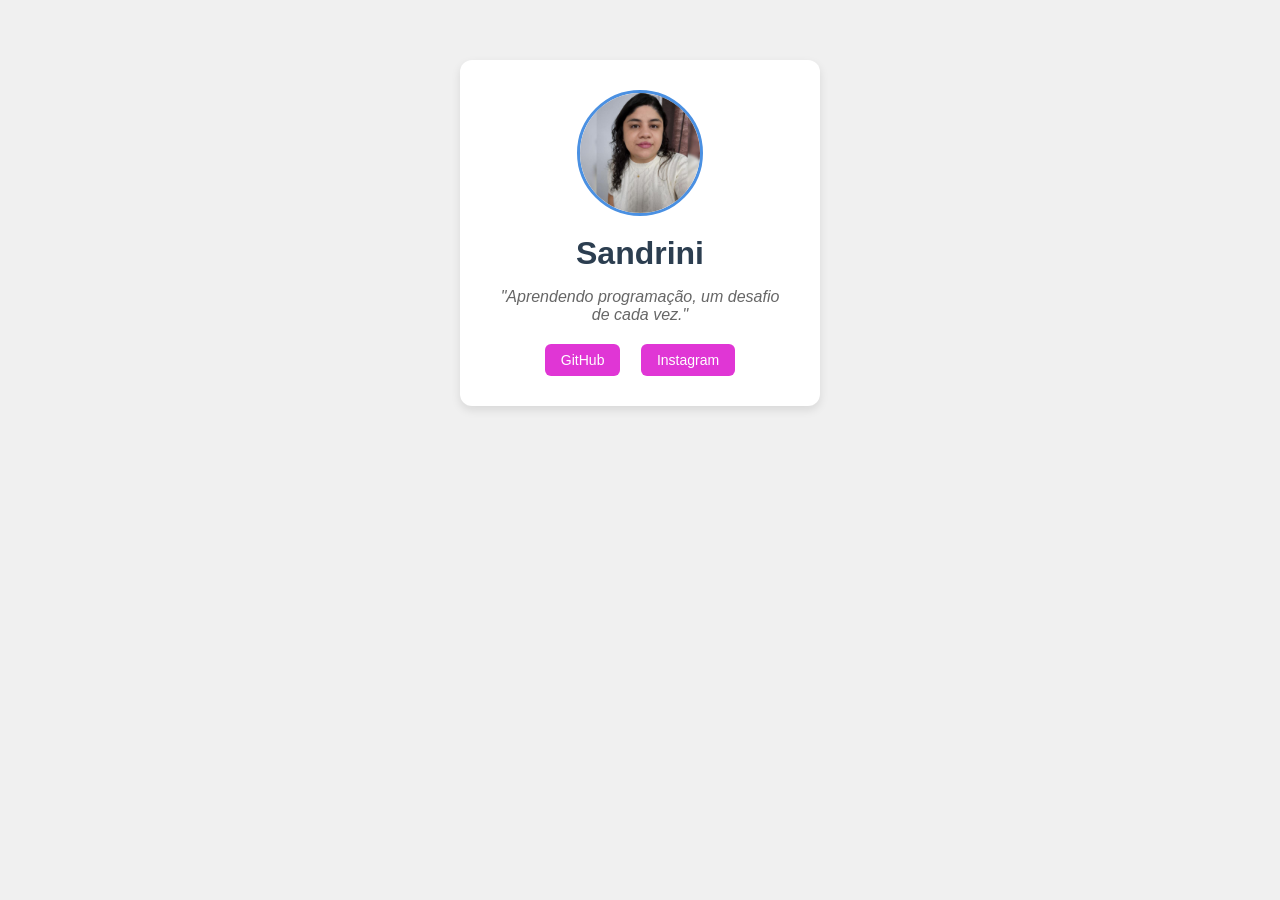
<file: Desafio1/index.html>
<!DOCTYPE html>
<html lang="pt-br">
<head>
    <meta charset="UTF-8">
    <title>Desafio 1 - Cartão de Perfil</title>
    <style>
        body {
            background-color: #f0f0f0;
            text-align: center;
            font-family: Arial, sans-serif;
            margin: 0;
            padding: 60px;
        }

        .cartao {
            background-color: #fff;
            border-radius: 12px;
            box-shadow: 0 4px 10px rgba(0, 0, 0, 0.1);
            display: inline-block;
            padding: 30px;
            width: 300px;
        }

        .cartao img {
            width: 120px;
            height: 120px;
            border-radius: 50%;
            object-fit: cover;
            border: 3px solid #4a90e2;
        }

        h1 {
            color: #2c3e50;
            margin: 15px 0 5px 0;
        }

        p.frase {
            color: #666;
            font-style: italic;
            margin-bottom: 20px;
        }

        .links a {
            display: inline-block;
            margin: 0 8px;
            text-decoration: none;
            color: #ffffff;
            background-color: #e036d5;
            padding: 8px 16px;
            border-radius: 6px;
            font-size: 14px;
        }

        .links a:hover {
            background-color: #fbaef3;
        }

    </style>
</head>
<body>
    <div class="cartao">
    <img src="image.png" alt="Foto de perfil">
    <h1>Sandrini</h1>
    <p class="frase">"Aprendendo programação, um desafio de cada vez."</p>
    <div class="links">
      <a href="https://github.com/sandrinimoraes-c" target="_blank">GitHub</a>
      <a href="https://instagram.com/sand.smc" target="_blank">Instagram</a>
    </div>
  </div>
</body>
</html>
</file>
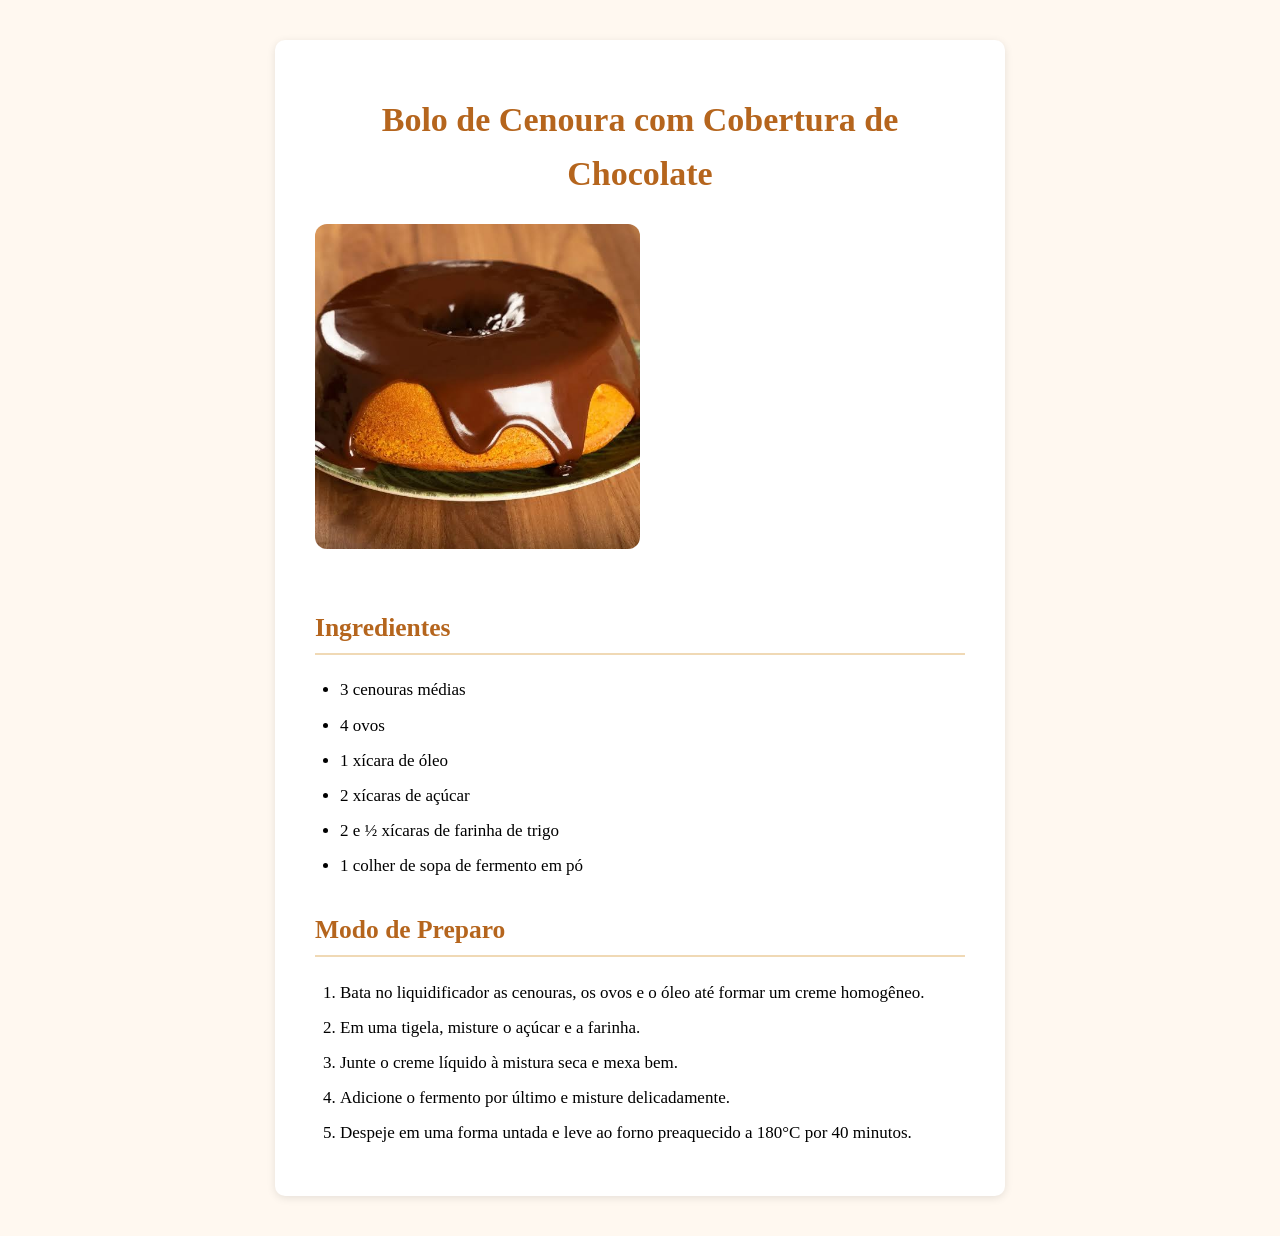
<file: Desafio2/index.html>
<!DOCTYPE html>
<html lang="pt-br">
<head>
    <meta charset="UTF-8">
    <title> Desafio 2 - Página de receita </title>
    <style>
        body {
            background-color: #fff8f0;
            font-family: 'Georgia', serif;
            font-size: 17px;
            line-height: 1.6;
            margin: 0;
            padding: 0;
            }
            
            .receita {
            max-width: 650px;
            margin: 40px auto;
            background-color: #ffffff;
            padding: 30px 40px;
            border-radius: 10px;
            box-shadow: 0 2px 8px rgba(0,0,0,0.1);
            }

    h1 {
      text-align: center;
      color: #b5651d;
    }

    .receita img {
      width: 50%;
      max-height: 500;
      object-fit: cover;
      border-radius: 12px;
      margin-bottom: 20px;
    }

    h2 {
      color: #b5651d;
      border-bottom: 2px solid #f0d9b5;
      padding-bottom: 5px;
      margin-top: 30px;
    }

    ul, ol {
      padding-left: 25px;
      margin-bottom: 20px;
    }

    ul li, ol li {
      margin-bottom: 8px;
    }

    </style>
</head>

<body>
    <div class="receita">
    <h1>Bolo de Cenoura com Cobertura de Chocolate</h1>
    <img src="image.png" alt="Foto do bolo de cenoura">

    <h2>Ingredientes</h2>
    <ul>
      <li>3 cenouras médias</li>
      <li>4 ovos</li>
      <li>1 xícara de óleo</li>
      <li>2 xícaras de açúcar</li>
      <li>2 e ½ xícaras de farinha de trigo</li>
      <li>1 colher de sopa de fermento em pó</li>
    </ul>

    <h2>Modo de Preparo</h2>
    <ol>
      <li>Bata no liquidificador as cenouras, os ovos e o óleo até formar um creme homogêneo.</li>
      <li>Em uma tigela, misture o açúcar e a farinha.</li>
      <li>Junte o creme líquido à mistura seca e mexa bem.</li>
      <li>Adicione o fermento por último e misture delicadamente.</li>
      <li>Despeje em uma forma untada e leve ao forno preaquecido a 180°C por 40 minutos.</li>
    </ol>
  </div>
</body>
</html>
</file>
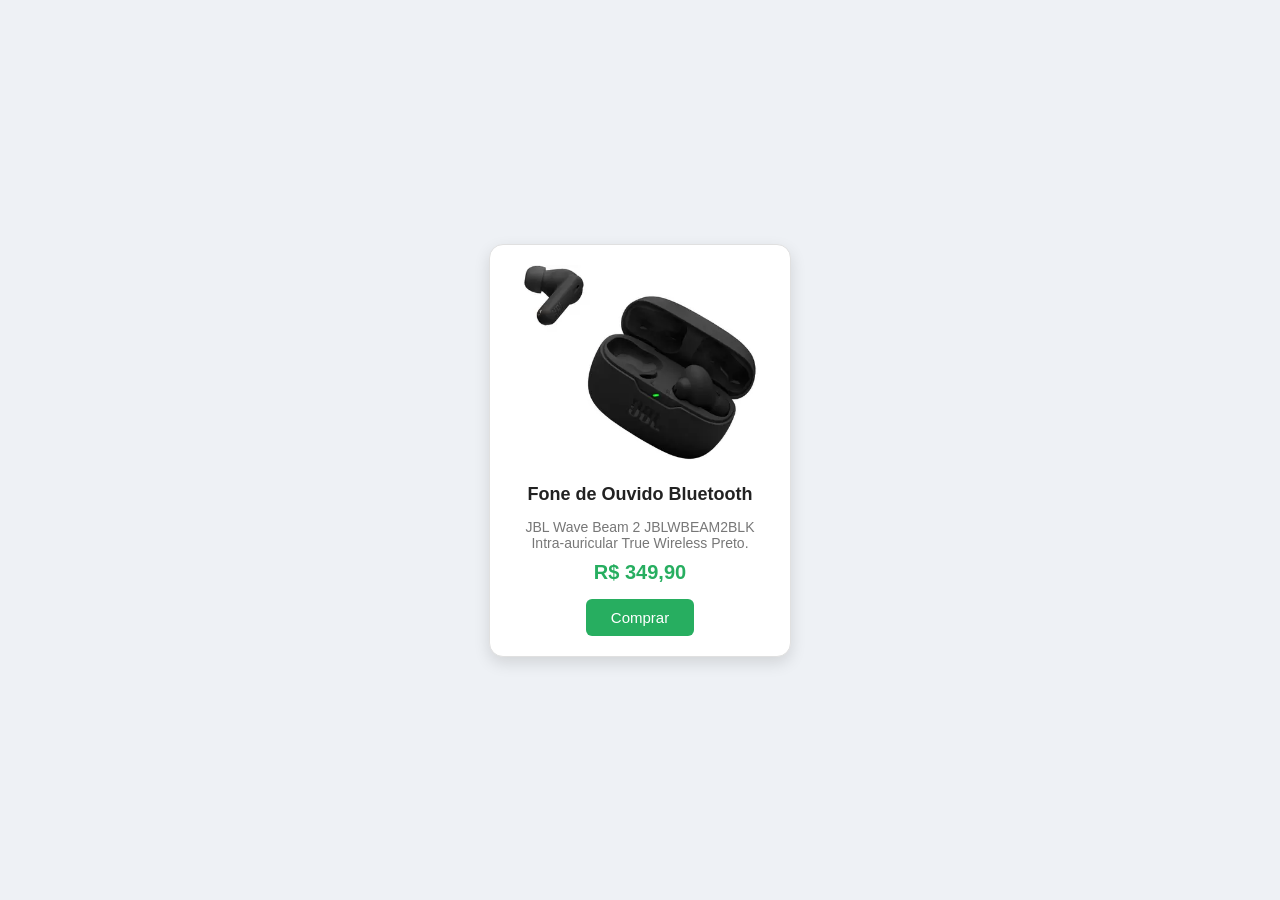
<file: Desafio3/index.html>
<!DOCTYPE html>
<html lang="pt-br">
<head>
    <meta charset="UTF-8">
    <title>Desafio 3 - Card de produto</title>

    <style>
        body {
            background-color: #eef1f5;
            font-family: Arial, sans-serif;
            display: flex;
            justify-content: center;
            align-items: center;
            height: 100vh;
            margin: 0;
        }

            .card {
            background-color: #ffffff;
            width: 260px;
            padding: 20px;
            text-align: center;
            border: 1px solid #e0e0e0;
            border-radius: 14px;
            box-shadow: 0 6px 16px rgba(0,0,0,0.12);
            transition: transform 0.2s ease;
        }

            .card:hover {
                transform: translateY(-5px);
        }

            .card img {
            width: 100%;
            border-radius: 8px;
            margin-bottom: 12px;
        }

            .card h2 {
            margin: 8px 0 4px 0;
            color: #222;
            font-size: 18px;
        }

            .card p {
            color: #777;
            font-size: 14px;
            margin-bottom: 10px;
        }

            .preco {
            font-size: 20px;
            font-weight: bold;
            color: #27ae60;
            margin-bottom: 15px;
        }

            .btn-comprar {
            display: inline-block;
            text-decoration: none;
            background-color: #27ae60;
            color: white;
            border: none;
            padding: 10px 25px;
            border-radius: 6px;
            font-size: 15px;
            cursor: pointer;
            transition: background-color 0.2s ease, transform 0.2s ease;

        }

            .btn-comprar:hover {
            background-color: #1e874b;
            transform: scale(1.05);
        }
    </style> 
</head>
<body>
    
    <div class="card">
    <img src="image.png" alt="Foto do produto">
    <h2>Fone de Ouvido Bluetooth</h2>
    <p>JBL Wave Beam 2 JBLWBEAM2BLK Intra-auricular True Wireless Preto.</p>
    <div class="preco">R$ 349,90</div>
    <a href="https://www.magazineluiza.com.br/fone-de-ouvido-bluetooth-jbl-wave-beam-2-jblwbeam2blk-intra-auricular-true-wireless-preto/p/238896800/ea/focf/?seller_id=magazineluiza&srsltid=AfmBOopcIzuVpy1zZUxppTZJCTTM_gSlNGXSY3uzEJSTqaJmSwAu9TXjoMw" target="_blank" class="btn-comprar">Comprar</a>
  </div>

</body>
</html>
</file>
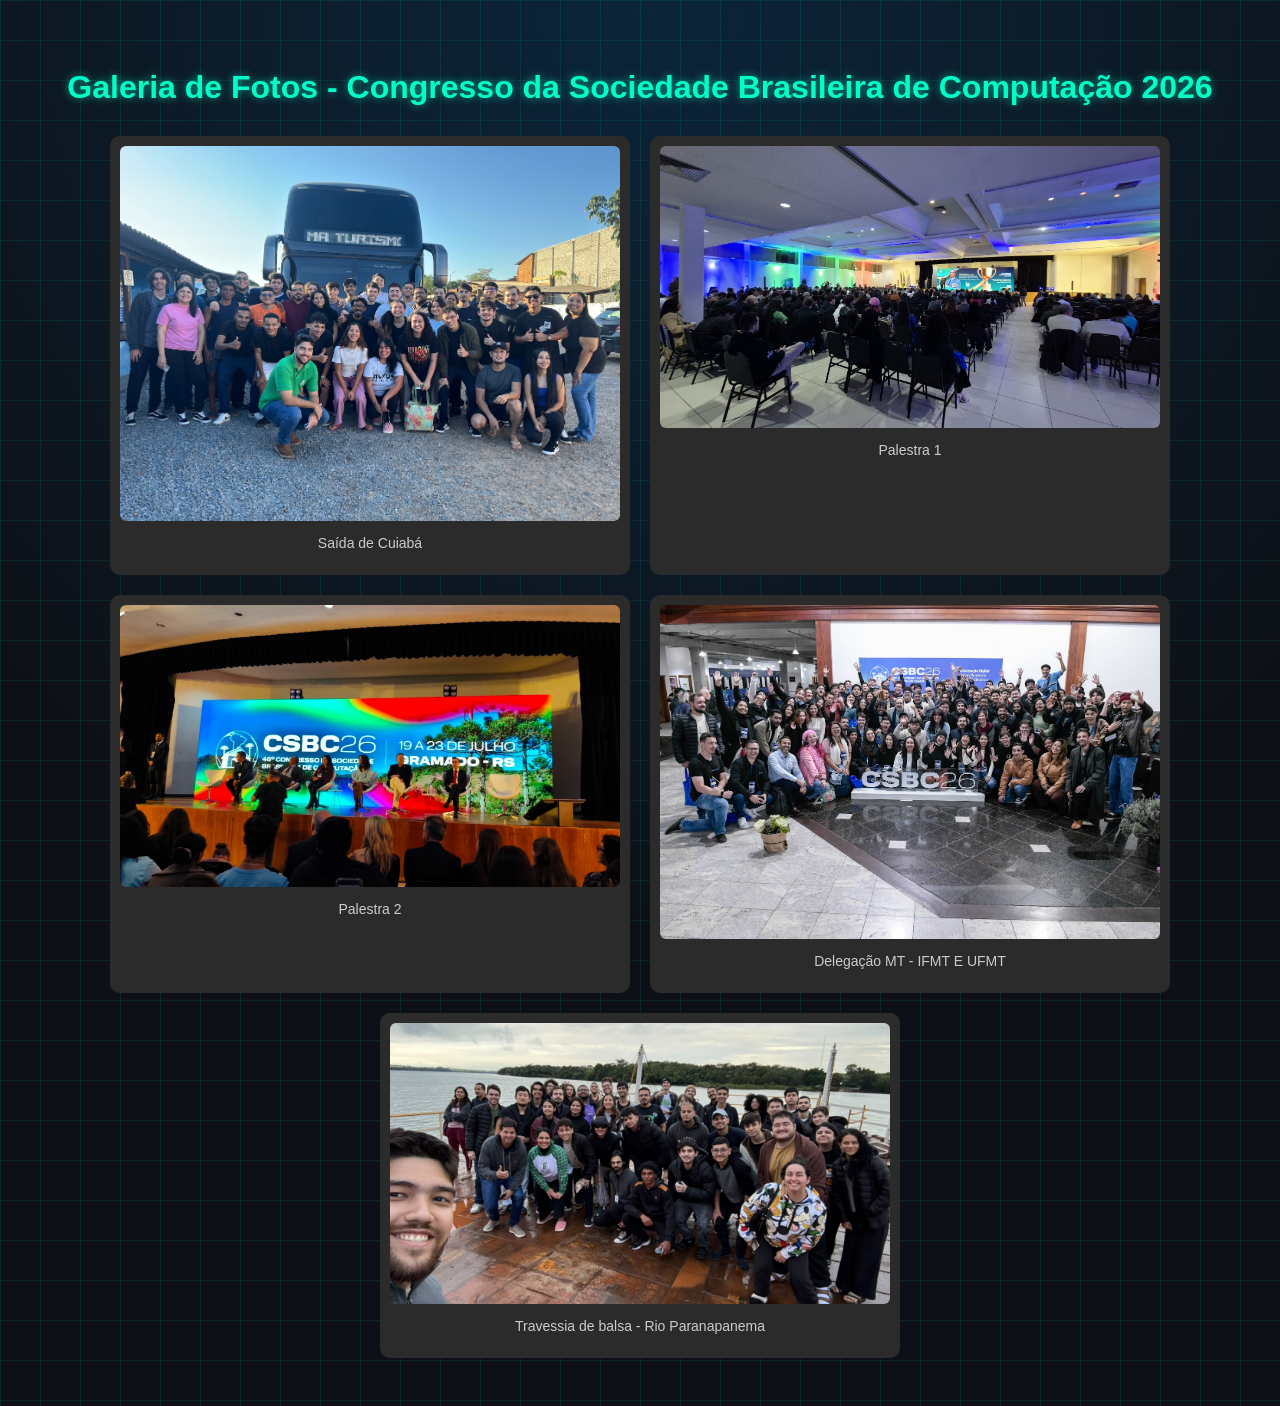
<file: Desafio4/index.html>
<!DOCTYPE html>
<html lang="en">
<head>
    <meta charset="UTF-8">
    <title>Desafio 4 - Galeria de fotos</title>

    <style>
        body {
      background-color: #0d1117;
  background-image:
    linear-gradient(rgba(0, 255, 200, 0.08) 1px, transparent 1px),
    linear-gradient(90deg, rgba(0, 255, 200, 0.08) 1px, transparent 1px),
    radial-gradient(circle at 50% 0%, rgba(0, 150, 255, 0.15), transparent 60%);
  background-size: 40px 40px, 40px 40px, 100% 100%;
  font-family: Arial, sans-serif;
  text-align: center;
  color: #f0f0f0;
  padding: 40px 20px;
  min-height: 100vh;
}

    h1 {
  margin-bottom: 30px;
  color: #00ffc8;
  text-shadow: 0 0 8px rgba(0, 255, 200, 0.6);
}

    .galeria {
      display: flex;
      justify-content: center;
      gap: 20px;
      flex-wrap: wrap;
    }

    .foto {
      background-color: #2b2b2b;
      padding: 10px;
      border-radius: 10px;
    }

    .foto img {
      width: 500px;
      height: 280;
      object-fit: cover;
      border-radius: 6px;
    }

    .foto p {
      margin-top: 10px;
      font-size: 14px;
      color: #cccccc;
    }  


    </style>
</head>
<body>
    
    <h1>Galeria de Fotos - Congresso da Sociedade Brasileira de Computação 2026</h1>

  <div class="galeria">
    <div class="foto">
      <img src="image copy 4.png" alt="Início da Viagem">
      <p>Saída de Cuiabá</p>
    </div>
    <div class="foto">
      <img src="image copy.png" alt="Palestra">
      <p>Palestra 1</p>
    </div>
    <div class="foto">
      <img src="image copy 2.png" alt="Palestra 2">
      <p>Palestra 2</p>
    </div>
    <div class="foto">
      <img src="image copy 3.png" alt="Delegação MT">
      <p>Delegação MT - IFMT E UFMT</p>
    </div>
    <div class="galeria">
    <div class="foto">
      <img src="image.png" alt="retorno da viagem">
      <p>Travessia de balsa - Rio Paranapanema</p>
    </div>

  </div>

</body>
</html>
</file>
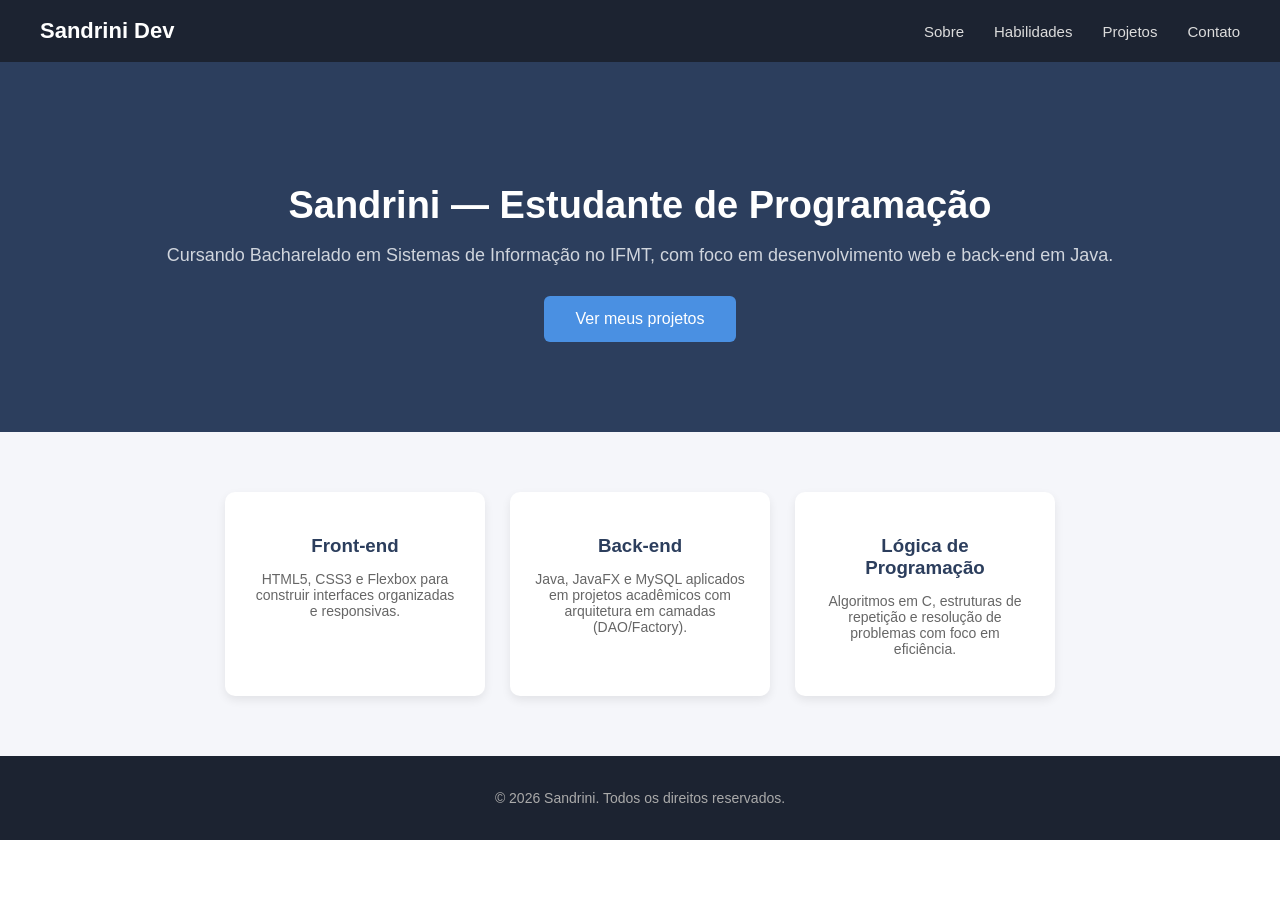
<file: Desafio5/index.html>
<!DOCTYPE html>
<html lang="pt-br">
<head>
    <meta charset="UTF-8">
    <title>Desafio 5 - Mini Landing Page</title>

    <style>
        * {
      box-sizing: border-box;
    }

    body {
      margin: 0;
      font-family: 'Segoe UI', Arial, sans-serif;
      color: #333;
    }

    header {
      background-color: #1c2331;
      display: flex;
      justify-content: space-between;
      align-items: center;
      padding: 18px 40px;
    }

    .logo {
      color: #fff;
      font-size: 22px;
      font-weight: bold;
    }

    nav {
      display: flex;
      gap: 30px;
    }

    nav a {
      color: #dcdcdc;
      text-decoration: none;
      font-size: 15px;
    }

    nav a:hover {
      color: #4a90e2;
    }

    .hero {
      background-color: #2c3e5d;
      color: #fff;
      text-align: center;
      padding: 90px 20px;
    }

    .hero h1 {
      font-size: 38px;
      margin-bottom: 10px;
    }

    .hero p {
      font-size: 18px;
      color: #d0d5dd;
      margin-bottom: 30px;
    }

    .hero button {
      background-color: #4a90e2;
      color: white;
      border: none;
      padding: 14px 32px;
      font-size: 16px;
      border-radius: 6px;
      cursor: pointer;
      transition: background-color 0.2s ease;
    }

    .hero button:hover {
      background-color: #357ab8;
    }

    .cards {
      display: flex;
      justify-content: center;
      align-items: stretch;
      gap: 25px;
      flex-wrap: wrap;
      padding: 60px 40px;
      background-color: #f5f6fa;
    }

    .card {
      background-color: #ffffff;
      width: 260px;
      padding: 25px;
      border-radius: 10px;
      text-align: center;
      box-shadow: 0 4px 10px rgba(0,0,0,0.08);
    }

    .card h3 {
      color: #2c3e5d;
      margin-bottom: 10px;
    }

    .card p {
      color: #666;
      font-size: 14px;
    }

    footer {
      background-color: #1c2331;
      color: #aaa;
      text-align: center;
      padding: 20px;
      font-size: 14px;
    }

    </style>

</head>
<body>
    <header>
    <div class="logo">Sandrini Dev</div>
    <nav>
      <a href="#">Sobre</a>
      <a href="#">Habilidades</a>
      <a href="#">Projetos</a>
      <a href="#">Contato</a>
    </nav>
  </header>

  <section class="hero">
    <h1>Sandrini — Estudante de Programação</h1>
    <p>Cursando Bacharelado em Sistemas de Informação no IFMT, com foco em desenvolvimento web e back-end em Java.</p>
    <button>Ver meus projetos</button>
  </section>

  <section class="cards">
    <div class="card">
      <h3>Front-end</h3>
      <p>HTML5, CSS3 e Flexbox para construir interfaces organizadas e responsivas.</p>
    </div>
    <div class="card">
      <h3>Back-end</h3>
      <p>Java, JavaFX e MySQL aplicados em projetos acadêmicos com arquitetura em camadas (DAO/Factory).</p>
    </div>
    <div class="card">
      <h3>Lógica de Programação</h3>
      <p>Algoritmos em C, estruturas de repetição e resolução de problemas com foco em eficiência.</p>
    </div>
  </section>

  <footer>
    <p>&copy; 2026 Sandrini. Todos os direitos reservados.</p>
  </footer>

</body>
</html>
</file>
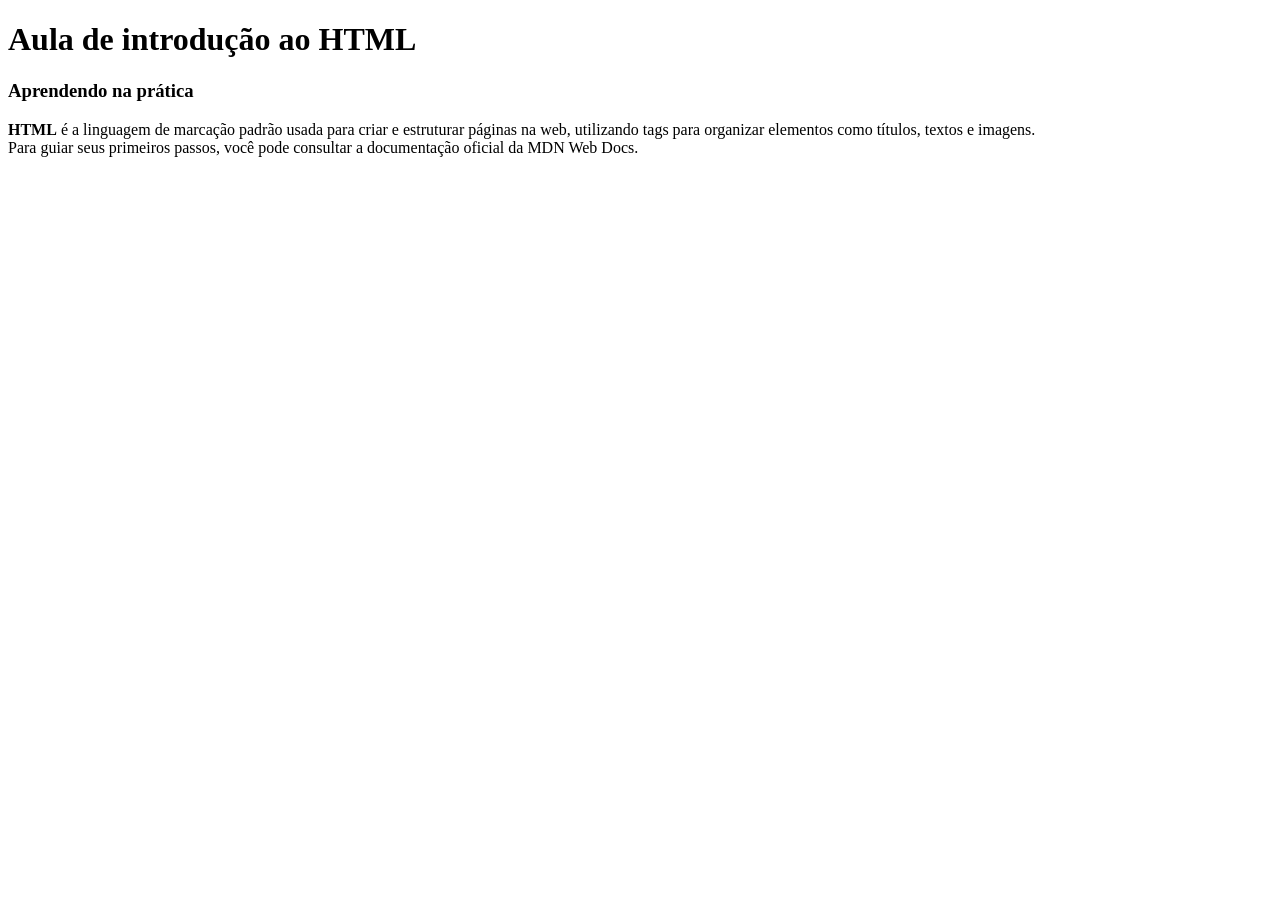
<file: Aulas/Aula01/index.html>
<!DOCTYPE html>
<html lang="pt-br">
<head>
    <meta charset="UTF-8">
    <title>Aula 01</title>
</head>
<body>
    <h1>Aula de introdução ao HTML</h1>

    <h3>Aprendendo na prática</h3>
    
    <p> <strong>HTML</strong> é a linguagem de marcação padrão usada para criar e estruturar páginas na web, utilizando tags para organizar elementos como títulos, textos e imagens.<br> Para guiar seus primeiros passos, você pode consultar a documentação oficial da ⁠MDN Web Docs.</p>
</body>
</html>
</file>
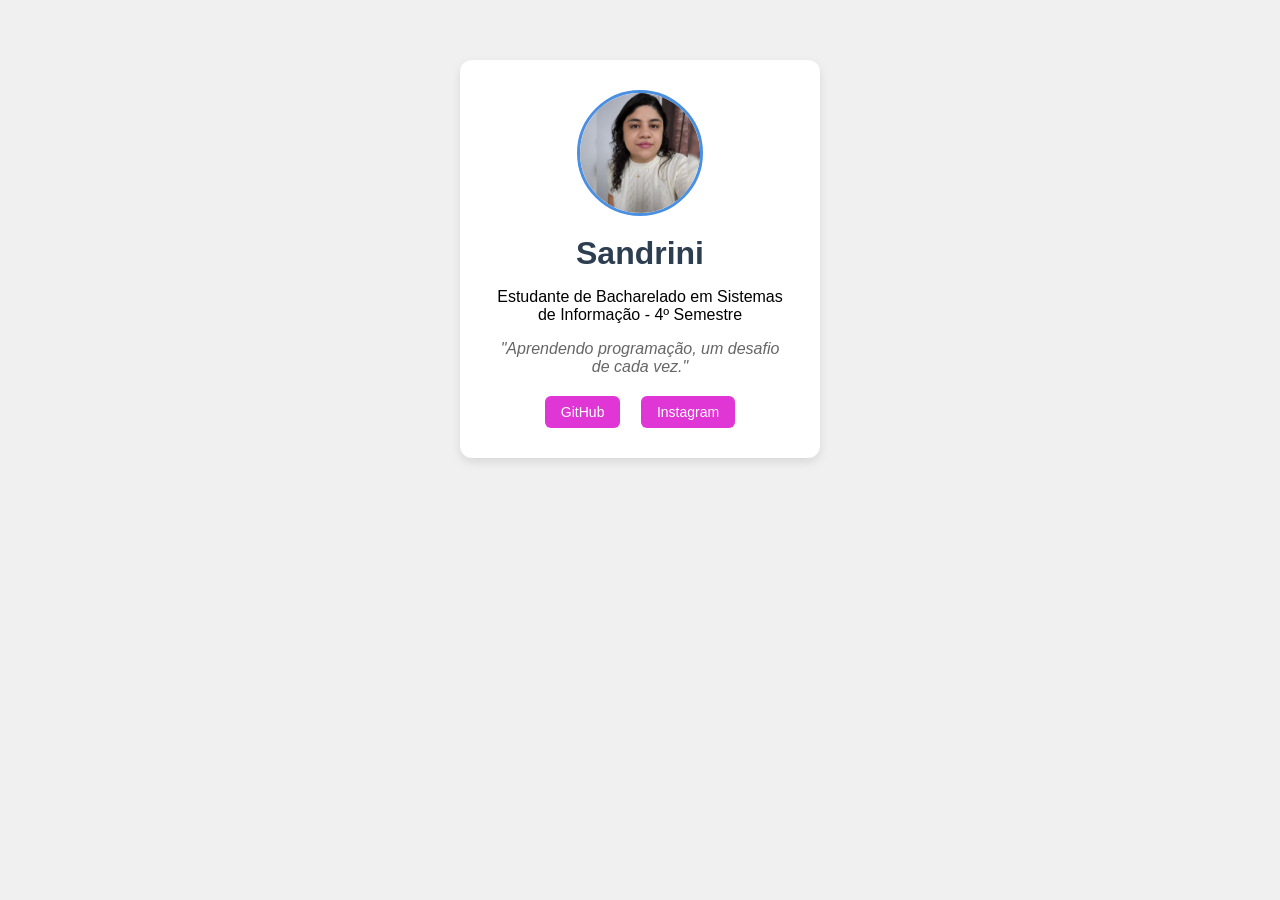
<file: Desafios/Desafio1/index.html>
<!DOCTYPE html>
<html lang="pt-br">
<head>
    <meta charset="UTF-8">
    <title>Desafio 1 - Cartão de Perfil</title>
    <style>
        body {
            background-color: #f0f0f0;
            text-align: center;
            font-family: Arial, sans-serif;
            margin: 0;
            padding: 60px;
        }

        .cartao {
            background-color: #fff;
            border-radius: 12px;
            box-shadow: 0 4px 10px rgba(0, 0, 0, 0.1);
            display: inline-block;
            padding: 30px;
            width: 300px;
        }

        .cartao img {
            width: 120px;
            height: 120px;
            border-radius: 50%;
            object-fit: cover;
            border: 3px solid #4a90e2;
        }

        h1 {
            color: #2c3e50;
            margin: 15px 0 5px 0;
        }

        p.frase {
            color: #666;
            font-style: italic;
            margin-bottom: 20px;
        }

        .links a {
            display: inline-block;
            margin: 0 8px;
            text-decoration: none;
            color: #ffffff;
            background-color: #e036d5;
            padding: 8px 16px;
            border-radius: 6px;
            font-size: 14px;
        }

        .links a:hover {
            background-color: #fbaef3;
        }

    </style>
</head>
<body>
    <div class="cartao">
    <img src="image.png" alt="Foto de perfil de Sandrini Moraes Correa">
    <h1>Sandrini</h1>
    <p class="cargo">Estudante de Bacharelado em Sistemas de Informação - 4º Semestre</p>
    <p class="frase">"Aprendendo programação, um desafio de cada vez."</p>
    <div class="links">
      <a href="https://github.com/sandrinimoraes-c" target="_blank">GitHub</a>
      <a href="https://instagram.com/sand.smc" target="_blank">Instagram</a>
    </div>
  </div>
</body>
</html>
</file>
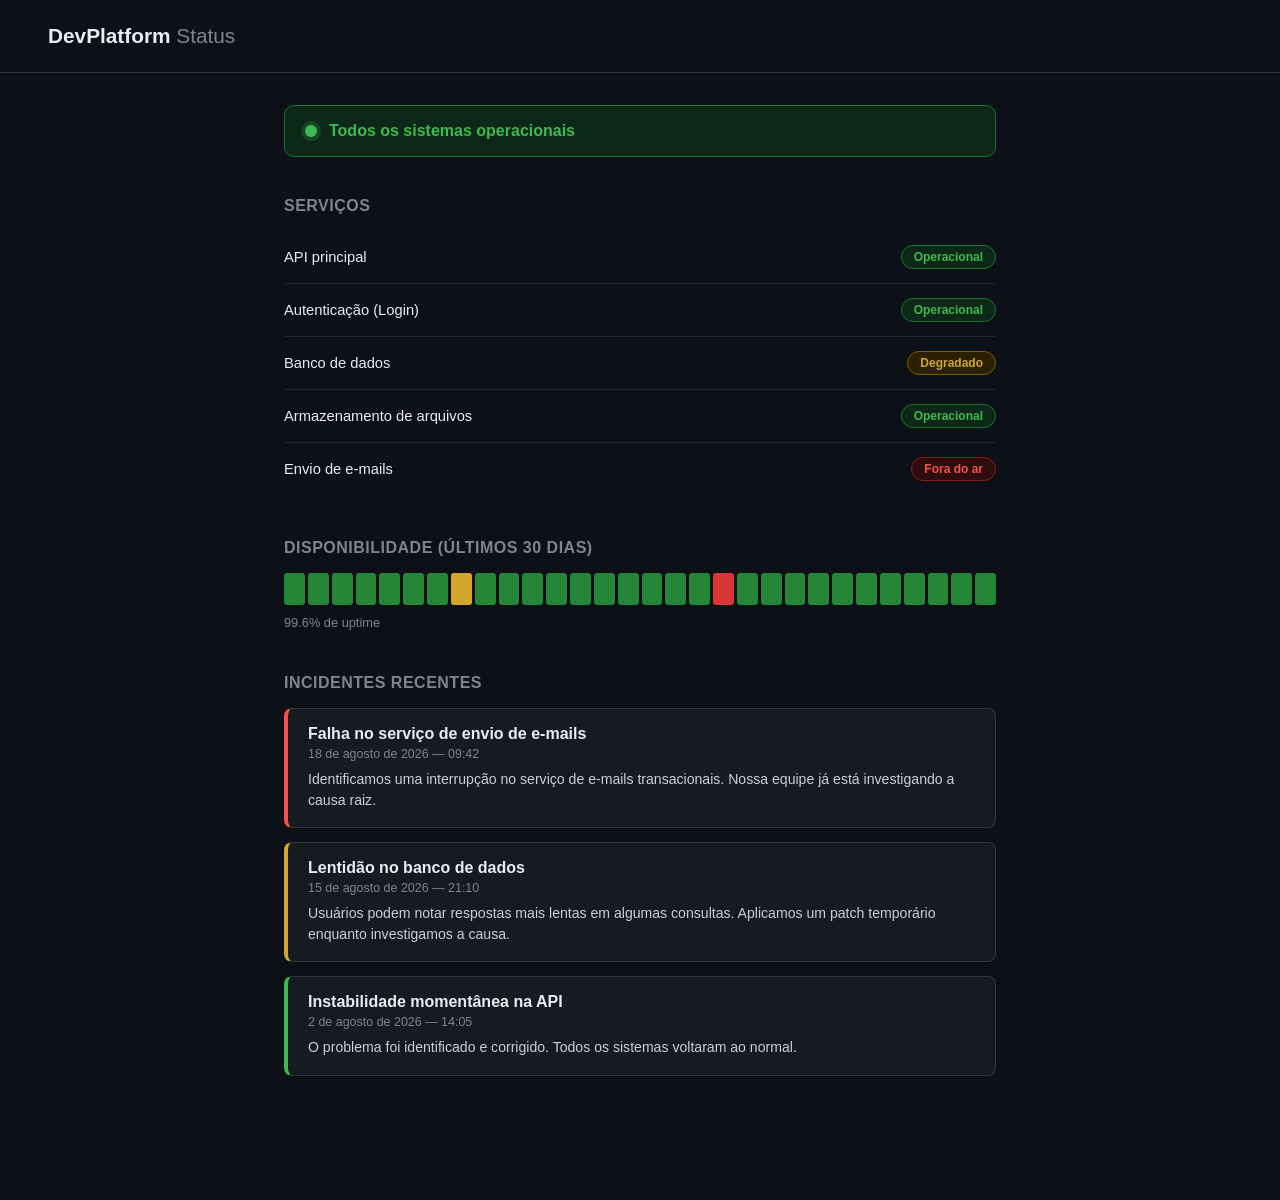
<file: Desafios/Desafio10/index.html>
<!DOCTYPE html>
<html lang="pt-BR">
<head>
  <meta charset="UTF-8">
  <meta name="viewport" content="width=device-width, initial-scale=1.0">
  <title>Status | DevPlatform</title>
  <link rel="stylesheet" href="estilo.css">
</head>
<body>

  <header class="topo">
    <h1>DevPlatform <span>Status</span></h1>
  </header>

  <main class="conteudo">

    <section class="banner-status">
      <span class="ponto"></span>
      <p>Todos os sistemas operacionais</p>
    </section>

    <section class="bloco">
      <h2>Serviços</h2>

      <div class="linha-servico">
        <span class="nome-servico">API principal</span>
        <span class="selo operacional">Operacional</span>
      </div>
      <div class="linha-servico">
        <span class="nome-servico">Autenticação (Login)</span>
        <span class="selo operacional">Operacional</span>
      </div>
      <div class="linha-servico">
        <span class="nome-servico">Banco de dados</span>
        <span class="selo degradado">Degradado</span>
      </div>
      <div class="linha-servico">
        <span class="nome-servico">Armazenamento de arquivos</span>
        <span class="selo operacional">Operacional</span>
      </div>
      <div class="linha-servico">
        <span class="nome-servico">Envio de e-mails</span>
        <span class="selo fora">Fora do ar</span>
      </div>
    </section>

    <section class="bloco">
      <h2>Disponibilidade (últimos 30 dias)</h2>
      <div class="grade-barras">
        <span class="barra ok"></span><span class="barra ok"></span><span class="barra ok"></span>
        <span class="barra ok"></span><span class="barra ok"></span><span class="barra ok"></span>
        <span class="barra ok"></span><span class="barra alerta"></span><span class="barra ok"></span>
        <span class="barra ok"></span><span class="barra ok"></span><span class="barra ok"></span>
        <span class="barra ok"></span><span class="barra ok"></span><span class="barra ok"></span>
        <span class="barra ok"></span><span class="barra ok"></span><span class="barra ok"></span>
        <span class="barra falha"></span><span class="barra ok"></span><span class="barra ok"></span>
        <span class="barra ok"></span><span class="barra ok"></span><span class="barra ok"></span>
        <span class="barra ok"></span><span class="barra ok"></span><span class="barra ok"></span>
        <span class="barra ok"></span><span class="barra ok"></span><span class="barra ok"></span>
      </div>
      <p class="legenda">99.6% de uptime</p>
    </section>

    <section class="bloco">
      <h2>Incidentes recentes</h2>

      <article class="incidente critico">
        <p class="incidente-titulo">Falha no serviço de envio de e-mails</p>
        <p class="incidente-data">18 de agosto de 2026 — 09:42</p>
        <p class="incidente-texto">
          Identificamos uma interrupção no serviço de e-mails transacionais. Nossa equipe já
          está investigando a causa raiz.
        </p>
      </article>

      <article class="incidente aviso">
        <p class="incidente-titulo">Lentidão no banco de dados</p>
        <p class="incidente-data">15 de agosto de 2026 — 21:10</p>
        <p class="incidente-texto">
          Usuários podem notar respostas mais lentas em algumas consultas. Aplicamos um
          patch temporário enquanto investigamos a causa.
        </p>
      </article>

      <article class="incidente resolvido">
        <p class="incidente-titulo">Instabilidade momentânea na API</p>
        <p class="incidente-data">2 de agosto de 2026 — 14:05</p>
        <p class="incidente-texto">
          O problema foi identificado e corrigido. Todos os sistemas voltaram ao normal.
        </p>
      </article>

    </section>

  </main>

</body>
</html>
</file>
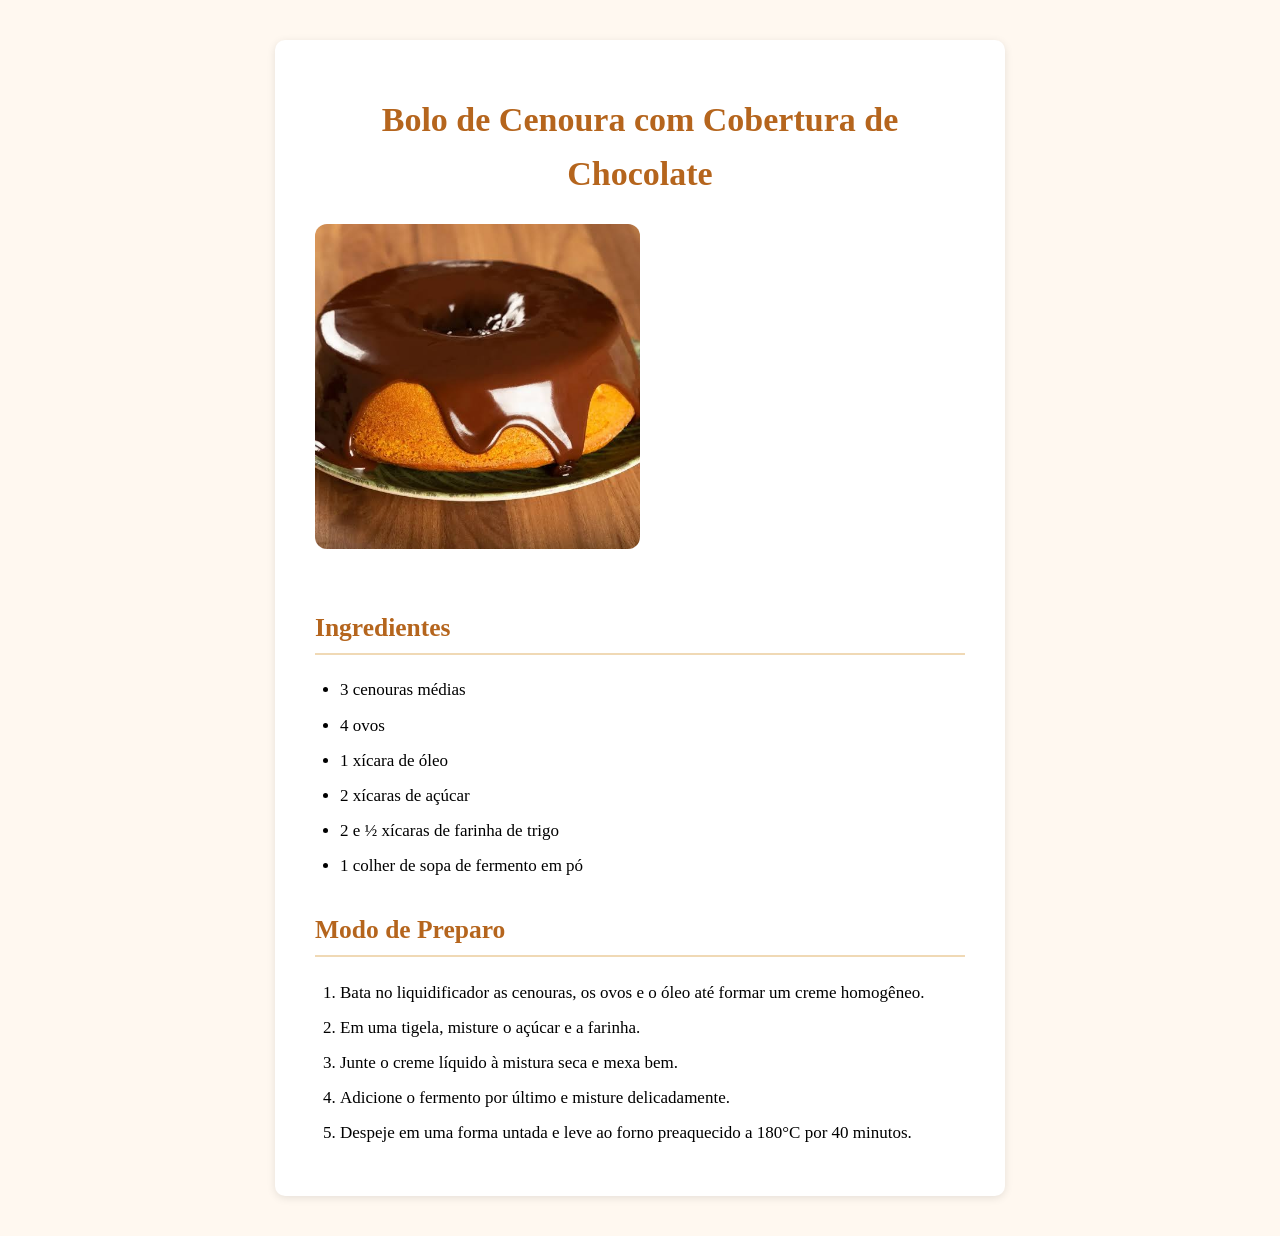
<file: Desafios/Desafio2/index.html>
<!DOCTYPE html>
<html lang="pt-br">
<head>
    <meta charset="UTF-8">
    <title> Desafio 2 - Página de receita </title>
    
    <style>
        body {
            background-color: #fff8f0;
            font-family: 'Georgia', serif;
            font-size: 17px;
            line-height: 1.6;
            margin: 0;
            padding: 0;
            }
            
            .receita {
            max-width: 650px;
            margin: 40px auto;
            background-color: #ffffff;
            padding: 30px 40px;
            border-radius: 10px;
            box-shadow: 0 2px 8px rgba(0,0,0,0.1);
            }

    h1 {
      text-align: center;
      color: #b5651d;
    }

    .receita img {
      width: 50%;
      max-height: 500;
      object-fit: cover;
      border-radius: 12px;
      margin-bottom: 20px;
    }

    h2 {
      color: #b5651d;
      border-bottom: 2px solid #f0d9b5;
      padding-bottom: 5px;
      margin-top: 30px;
    }

    ul, ol {
      padding-left: 25px;
      margin-bottom: 20px;
    }

    ul li, ol li {
      margin-bottom: 8px;
    }

    </style>
</head>

<body>
    <div class="receita">
    <h1>Bolo de Cenoura com Cobertura de Chocolate</h1>
    <img src="image.png" alt="Foto do bolo de cenoura">

    <h2>Ingredientes</h2>
    <ul>
      <li>3 cenouras médias</li>
      <li>4 ovos</li>
      <li>1 xícara de óleo</li>
      <li>2 xícaras de açúcar</li>
      <li>2 e ½ xícaras de farinha de trigo</li>
      <li>1 colher de sopa de fermento em pó</li>
    </ul>

    <h2>Modo de Preparo</h2>
    <ol>
      <li>Bata no liquidificador as cenouras, os ovos e o óleo até formar um creme homogêneo.</li>
      <li>Em uma tigela, misture o açúcar e a farinha.</li>
      <li>Junte o creme líquido à mistura seca e mexa bem.</li>
      <li>Adicione o fermento por último e misture delicadamente.</li>
      <li>Despeje em uma forma untada e leve ao forno preaquecido a 180°C por 40 minutos.</li>
    </ol>
  </div>
</body>
</html>
</file>
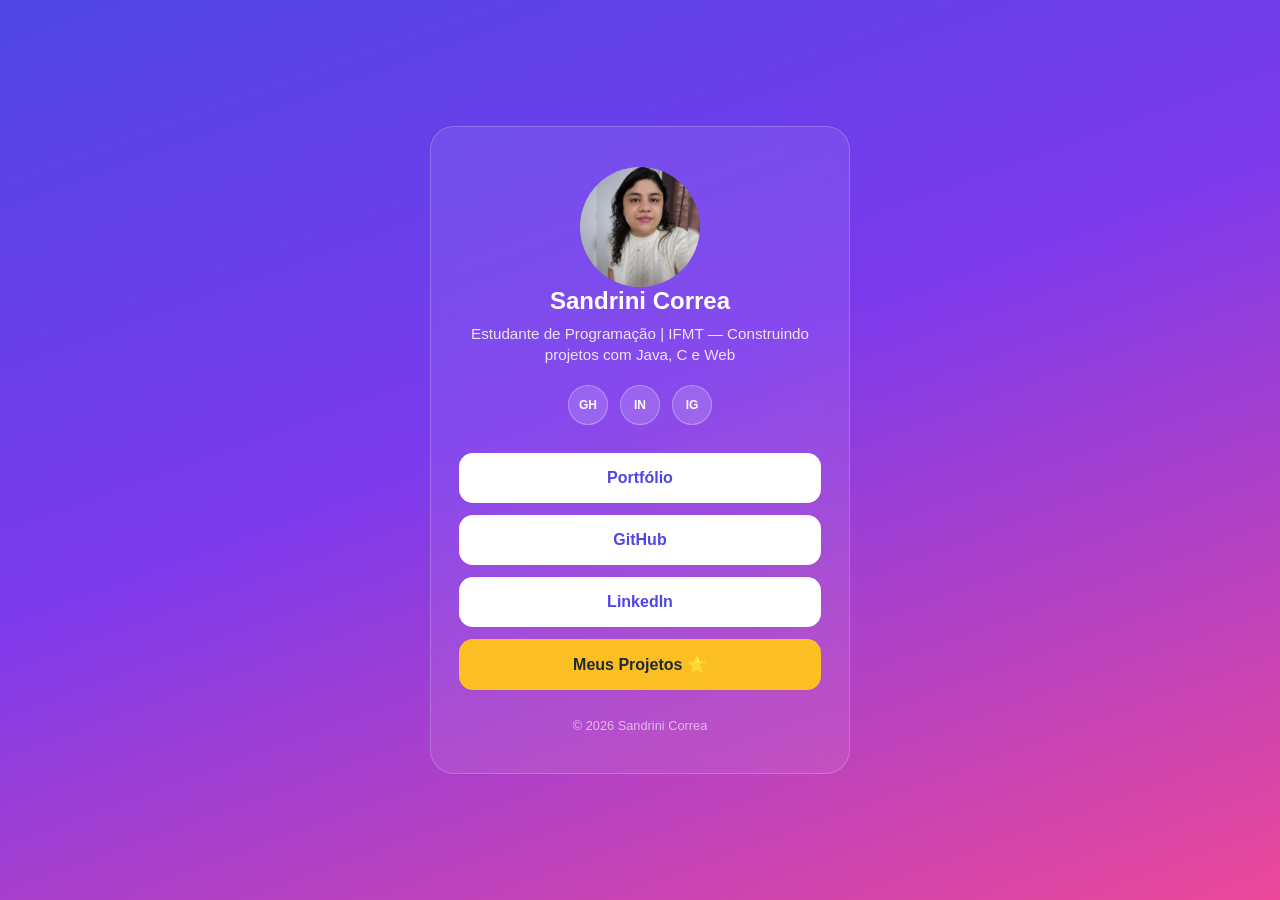
<file: Desafios/Desafio6/index.html>
<!DOCTYPE html>
<html lang="pt-BR">
<head>
  <meta charset="UTF-8">
  <meta name="viewport" content="width=device-width, initial-scale=1.0">
  <title>Sandrini Correa | Links</title>
  <link rel="stylesheet" href="estilo.css">
</head>
<body>
  <main class="container">
    <div class="avatar"></div>
    <h1 class="nome">Sandrini Correa</h1>
    <p class="bio">Estudante de Programação | IFMT — Construindo projetos com Java, C e Web</p>

    <div class="atalhos">
      <a href="https://github.com/sandrinimoraes-" class="icone" title="GitHub">GH</a>
      <a href="https://www.linkedin.com/in/sandrini-moraes-correa-991149268/" class="icone" title="LinkedIn">IN</a>
      <a href="#" class="icone" title="Instagram">IG</a>
    </div>

    <nav class="links">
      <a href="#" class="link-btn">Portfólio</a>
      <a href="https://github.com/sandrinimoraes-c" class="link-btn">GitHub</a>
      <a href="https://www.linkedin.com/in/sandrini-moraes-correa-991149268/" class="link-btn">LinkedIn</a>
      <a href="#" class="link-btn destaque">Meus Projetos ⭐</a>
    </nav>

    <footer class="rodape">© 2026 Sandrini Correa</footer>
  </main>
</body>
</html>
</file>
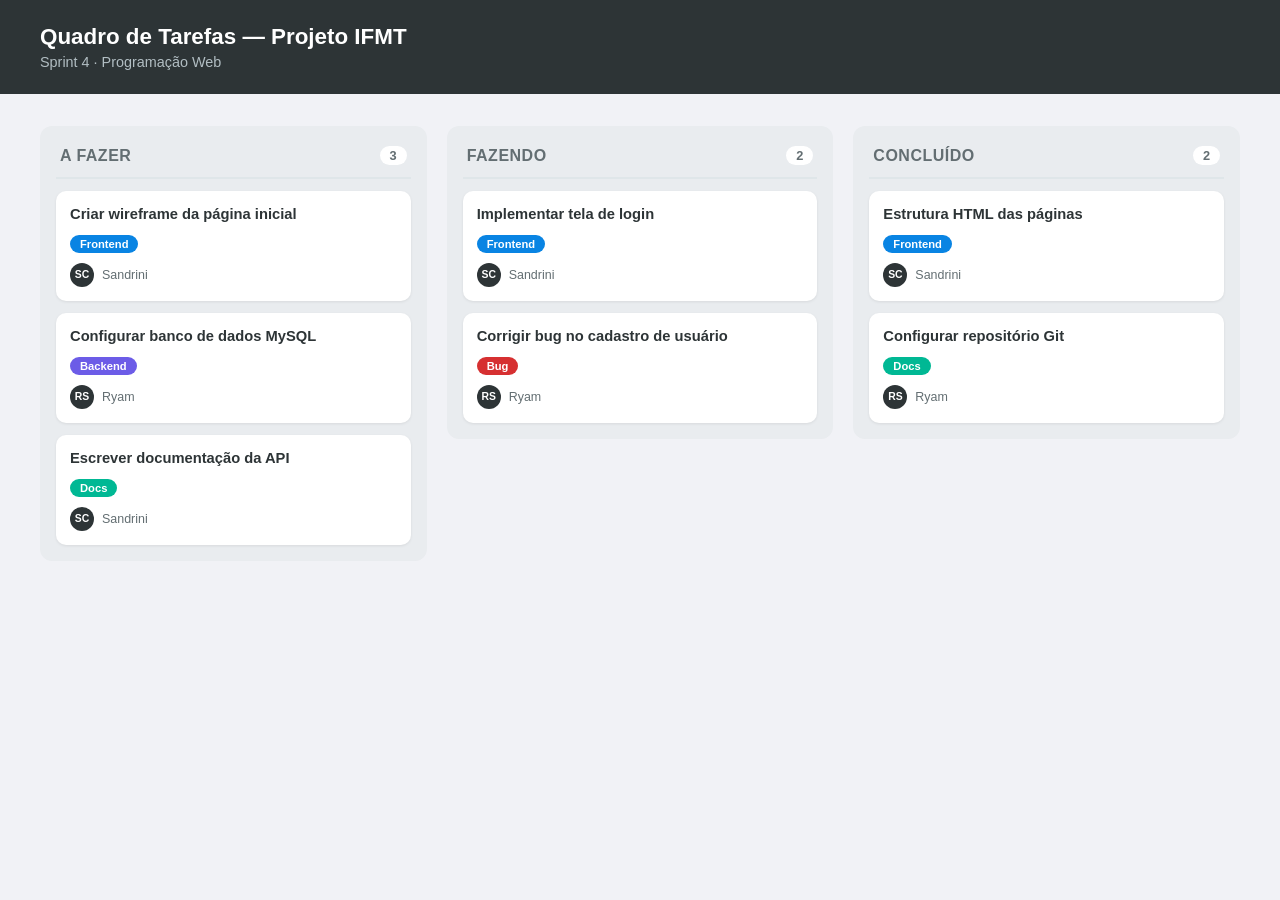
<file: Desafios/Desafio7/index.html>
<!DOCTYPE html>
<html lang="pt-BR">
<head>
  <meta charset="UTF-8">
  <meta name="viewport" content="width=device-width, initial-scale=1.0">
  <title>Quadro Kanban</title>
  <link rel="stylesheet" href="estilo.css">
</head>
<body>
  <header class="cabecalho">
    <h1>Quadro de Tarefas — Projeto IFMT</h1>
    <p>Sprint 4 · Programação Web</p>
  </header>

  <main class="quadro">

    <section class="coluna">
      <div class="coluna-titulo">
        <h2>A Fazer</h2>
        <span class="contador">3</span>
      </div>

      <div class="cartao">
        <p class="cartao-titulo">Criar wireframe da página inicial</p>
        <span class="tag tag-frontend">Frontend</span>
        <div class="responsavel">
          <span class="avatar-mini">SC</span>
          <span>Sandrini</span>
        </div>
      </div>

      <div class="cartao">
        <p class="cartao-titulo">Configurar banco de dados MySQL</p>
        <span class="tag tag-backend">Backend</span>
        <div class="responsavel">
          <span class="avatar-mini">RS</span>
          <span>Ryam</span>
        </div>
      </div>

      <div class="cartao">
        <p class="cartao-titulo">Escrever documentação da API</p>
        <span class="tag tag-docs">Docs</span>
        <div class="responsavel">
          <span class="avatar-mini">SC</span>
          <span>Sandrini</span>
        </div>
      </div>
    </section>

    <section class="coluna">
      <div class="coluna-titulo">
        <h2>Fazendo</h2>
        <span class="contador">2</span>
      </div>

      <div class="cartao">
        <p class="cartao-titulo">Implementar tela de login</p>
        <span class="tag tag-frontend">Frontend</span>
        <div class="responsavel">
          <span class="avatar-mini">SC</span>
          <span>Sandrini</span>
        </div>
      </div>

      <div class="cartao">
        <p class="cartao-titulo">Corrigir bug no cadastro de usuário</p>
        <span class="tag tag-bug">Bug</span>
        <div class="responsavel">
          <span class="avatar-mini">RS</span>
          <span>Ryam</span>
        </div>
      </div>
    </section>

    <section class="coluna">
      <div class="coluna-titulo">
        <h2>Concluído</h2>
        <span class="contador">2</span>
      </div>

      <div class="cartao">
        <p class="cartao-titulo">Estrutura HTML das páginas</p>
        <span class="tag tag-frontend">Frontend</span>
        <div class="responsavel">
          <span class="avatar-mini">SC</span>
          <span>Sandrini</span>
        </div>
      </div>

      <div class="cartao">
        <p class="cartao-titulo">Configurar repositório Git</p>
        <span class="tag tag-docs">Docs</span>
        <div class="responsavel">
          <span class="avatar-mini">RS</span>
          <span>Ryam</span>
        </div>
      </div>
    </section>

  </main>
</body>
</html>
</file>
<file: Desafios/Desafio10/estilo.css>
* {
  margin: 0;
  padding: 0;
  box-sizing: border-box;
}

body {
  font-family: 'Segoe UI', Arial, sans-serif;
  background: #0d1117;
  color: #e6edf3;
}

.topo {
  padding: 24px 48px;
  border-bottom: 1px solid #30363d;
}

.topo h1 {
  font-size: 1.3rem;
  font-weight: 600;
}

.topo h1 span {
  color: #7d8590;
  font-weight: 400;
}

.conteudo {
  max-width: 760px;
  margin: 0 auto;
  padding: 32px 24px 80px;
}

.banner-status {
  display: flex;
  align-items: center;
  gap: 12px;
  background: #0d2818;
  border: 1px solid #1a7431;
  border-radius: 10px;
  padding: 16px 20px;
  margin-bottom: 40px;
}

.banner-status p {
  font-weight: 600;
  color: #3fb950;
}

.ponto {
  width: 12px;
  height: 12px;
  border-radius: 50%;
  background: #3fb950;
  box-shadow: 0 0 0 4px rgba(63, 185, 80, 0.2);
}

.bloco {
  margin-bottom: 44px;
}

.bloco h2 {
  font-size: 1rem;
  text-transform: uppercase;
  letter-spacing: 0.5px;
  color: #7d8590;
  margin-bottom: 16px;
}

.linha-servico {
  display: flex;
  justify-content: space-between;
  align-items: center;
  padding: 14px 0;
  border-bottom: 1px solid #21262d;
}

.linha-servico:last-child {
  border-bottom: none;
}

.nome-servico {
  font-size: 0.92rem;
}

.selo {
  font-size: 0.75rem;
  font-weight: 700;
  padding: 4px 12px;
  border-radius: 999px;
}

.selo.operacional {
  background: #0d2818;
  color: #3fb950;
  border: 1px solid #1a7431;
}

.selo.degradado {
  background: #2b2000;
  color: #d4a72c;
  border: 1px solid #7d5e00;
}

.selo.fora {
  background: #2d0d0d;
  color: #f85149;
  border: 1px solid #8b1a1a;
}

.grade-barras {
  display: grid;
  grid-template-columns: repeat(30, 1fr);
  gap: 3px;
  margin-bottom: 10px;
}

.barra {
  height: 32px;
  border-radius: 3px;
}

.barra.ok {
  background: #238636;
}

.barra.alerta {
  background: #d4a72c;
}

.barra.falha {
  background: #da3633;
}

.legenda {
  font-size: 0.8rem;
  color: #7d8590;
}

.incidente {
  background: #161b22;
  border: 1px solid #30363d;
  border-left: 4px solid #7d8590;
  border-radius: 8px;
  padding: 16px 20px;
  margin-bottom: 14px;
}

.incidente.critico {
  border-left-color: #f85149;
}

.incidente.aviso {
  border-left-color: #d4a72c;
}

.incidente.resolvido {
  border-left-color: #3fb950;
}

.incidente-titulo {
  font-weight: 600;
  margin-bottom: 4px;
}

.incidente-data {
  font-size: 0.78rem;
  color: #7d8590;
  margin-bottom: 8px;
}

.incidente-texto {
  font-size: 0.88rem;
  line-height: 1.5;
  color: #c9d1d9;
}

@media (max-width: 700px) {
  .grade-barras {
    grid-template-columns: repeat(15, 1fr);
    grid-auto-rows: 28px;
  }
}
</file>
<file: Desafios/Desafio6/estilo.css>
/* Reset básico e box model consciente */
* {
  margin: 0;
  padding: 0;
  box-sizing: border-box;
}

body {
  min-height: 100vh;
  font-family: 'Segoe UI', Arial, sans-serif;
  background: linear-gradient(160deg, #4f46e5 0%, #7c3aed 45%, #ec4899 100%);
  display: flex;
  justify-content: center;
  align-items: center;
  padding: 40px 16px;
}

/* Layout em coluna centralizado com Flexbox */
.container {
  display: flex;
  flex-direction: column;
  align-items: center;
  width: 100%;
  max-width: 420px;
  background: rgba(255, 255, 255, 0.08);
  backdrop-filter: blur(10px);
  border: 1px solid rgba(255, 255, 255, 0.2);
  border-radius: 24px;
  padding: 40px 28px;
}

.avatar {
  width: 120px;
  height: 120px;
  border-radius: 50%;
  background-image: url('image.png');
  background-size: cover;
  background-position: center;
  border-radius: 50%;
}

.nome {
  color: #ffffff;
  font-size: 1.5rem;
  margin-bottom: 8px;
  text-align: center;
}

.bio {
  color: rgba(255, 255, 255, 0.85);
  font-size: 0.95rem;
  text-align: center;
  margin-bottom: 20px;
  line-height: 1.4;
}

/* Linha de atalhos - Flexbox em linha */
.atalhos {
  display: flex;
  gap: 12px;
  margin-bottom: 28px;
}

.icone {
  width: 40px;
  height: 40px;
  border-radius: 50%;
  background: rgba(255, 255, 255, 0.15);
  color: #ffffff;
  display: flex;
  align-items: center;
  justify-content: center;
  text-decoration: none;
  font-size: 0.75rem;
  font-weight: 700;
  border: 1px solid rgba(255, 255, 255, 0.3);
  transition: transform 0.2s ease, background 0.2s ease;
}

.icone:hover {
  background: rgba(255, 255, 255, 0.3);
  transform: translateY(-3px);
}

/* Pilha de links - Flexbox em coluna, largura total */
.links {
  display: flex;
  flex-direction: column;
  width: 100%;
  gap: 12px;
}

.link-btn {
  display: block;
  width: 100%;
  text-align: center;
  text-decoration: none;
  color: #4f46e5;
  background: #ffffff;
  padding: 14px 20px;
  border-radius: 14px;
  font-weight: 600;
  border: 2px solid transparent;
  transition: all 0.25s ease;
}

.link-btn:hover {
  background: transparent;
  color: #ffffff;
  border-color: #ffffff;
  transform: scale(1.03);
}

.link-btn.destaque {
  background: #fbbf24;
  color: #1f2937;
}

.link-btn.destaque:hover {
  background: transparent;
  color: #fbbf24;
  border-color: #fbbf24;
}

.rodape {
  margin-top: 28px;
  color: rgba(255, 255, 255, 0.6);
  font-size: 0.8rem;
}
</file>
<file: Desafios/Desafio7/estilo.css>
* {
  margin: 0;
  padding: 0;
  box-sizing: border-box;
}

body {
  font-family: 'Segoe UI', Arial, sans-serif;
  background: #f1f2f6;
  color: #2d3436;
}

.cabecalho {
  background: #2d3436;
  color: #ffffff;
  padding: 24px 40px;
}

.cabecalho h1 {
  font-size: 1.4rem;
  margin-bottom: 4px;
}

.cabecalho p {
  color: #b2bec3;
  font-size: 0.9rem;
}

.quadro {
  display: flex;
  gap: 20px;
  padding: 32px 40px;
  align-items: flex-start;
}

.coluna {
  background: #e9ecef;
  border-radius: 12px;
  padding: 16px;
  flex: 1;
  min-width: 260px;
  display: flex;
  flex-direction: column;
  gap: 12px;
}

.coluna-titulo {
  display: flex;
  justify-content: space-between;
  align-items: center;
  padding: 4px 4px 12px 4px;
  border-bottom: 2px solid #dfe6e9;
}

.coluna-titulo h2 {
  font-size: 1rem;
  text-transform: uppercase;
  letter-spacing: 0.5px;
  color: #636e72;
}

.contador {
  background: #ffffff;
  color: #636e72;
  font-size: 0.8rem;
  font-weight: 700;
  padding: 2px 10px;
  border-radius: 999px;
}

.cartao {
  background: #ffffff;
  padding: 14px;
  border-radius: 10px;
  box-shadow: 0 1px 3px rgba(0, 0, 0, 0.08);
  display: flex;
  flex-direction: column;
  gap: 10px;
  transition: box-shadow 0.2s ease, transform 0.2s ease;
}

.cartao:hover {
  box-shadow: 0 4px 10px rgba(0, 0, 0, 0.15);
  transform: translateY(-2px);
}

.cartao-titulo {
  font-size: 0.92rem;
  font-weight: 600;
  line-height: 1.35;
}

.tag {
  align-self: flex-start;
  font-size: 0.7rem;
  font-weight: 700;
  padding: 3px 10px;
  border-radius: 999px;
  color: #ffffff;
}

.tag-frontend {
  background: #0984e3;
}

.tag-backend {
  background: #6c5ce7;
}

.tag-bug {
  background: #d63031;
}

.tag-docs {
  background: #00b894;
}

.responsavel {
  display: flex;
  align-items: center;
  gap: 8px;
  font-size: 0.78rem;
  color: #636e72;
}

.avatar-mini {
  width: 24px;
  height: 24px;
  border-radius: 50%;
  background: #2d3436;
  color: #ffffff;
  font-size: 0.65rem;
  font-weight: 700;
  display: flex;
  align-items: center;
  justify-content: center;
}
</file>
